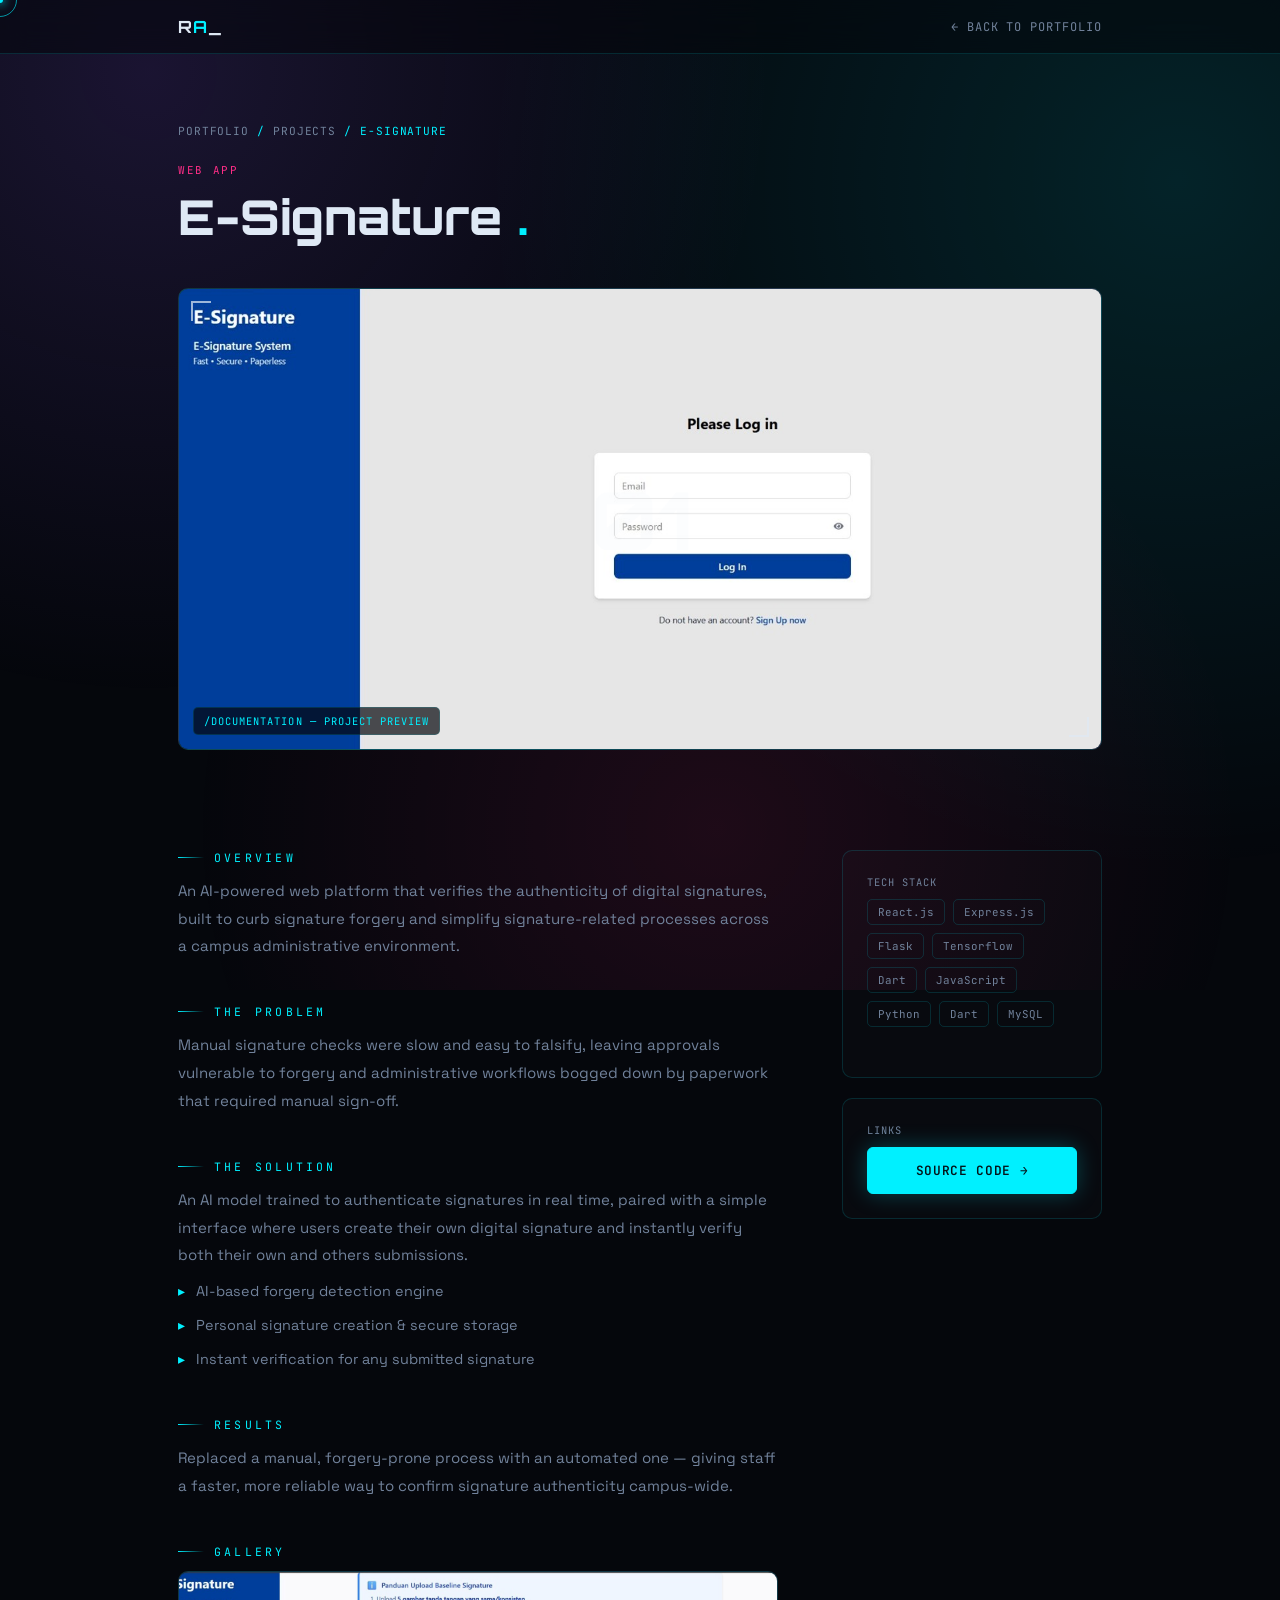
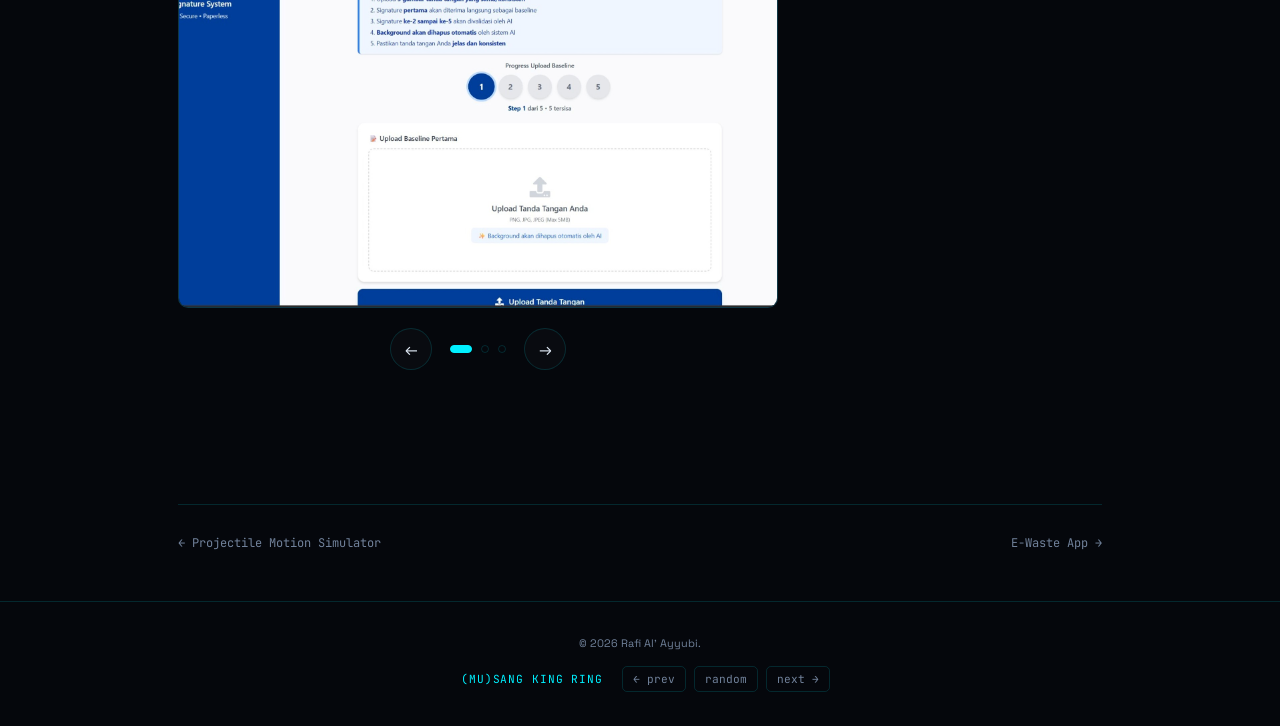
<file: project.html>
<!DOCTYPE html>
<html lang="en">
<head>
<meta charset="UTF-8">
<meta name="viewport" content="width=device-width, initial-scale=1.0">
<title>Project Details — Rafi Al' Ayyubi</title>
<link rel="preconnect" href="https://fonts.googleapis.com">
<link href="https://fonts.googleapis.com/css2?family=Orbitron:wght@500;600;700;800&family=Space+Grotesk:wght@400;500;600;700&family=JetBrains+Mono:wght@400;500;600&display=swap" rel="stylesheet">
<link rel="stylesheet" href="css/style.css">
<link rel="icon" href="assets/favicon.ico" sizes="any">
<link rel="icon" type="image/png" sizes="512x512" href="assets/favicon-512.png">
<link rel="apple-touch-icon" sizes="180x180" href="assets/apple-touch-icon.png">
<link rel="icon" type="image/png" sizes="192x192" href="assets/android-chrome-192x192.png">
<link rel="icon" type="image/png" sizes="512x512" href="assets/android-chrome-512x512.png">
</head>
<body data-page="project">

<div class="decrypt-overlay" id="decryptOverlay">
  <div class="do-inner">
    [ <span id="doText">DECRYPTING_FILE</span> ]
    <div class="do-bar"><div class="do-bar-fill" id="doFill"></div></div>
  </div>
</div>

<div id="cursor-dot"></div>
<div id="cursor-ring"></div>

<header>
  <nav>
    <div class="logo">R<span>A</span>_</div>
    <a href="index.html" class="back-link"><span class="arrow">←</span> Back to Portfolio</a>
  </nav>
</header>

<main>
  <section class="doc-hero">
    <div class="wrap">
      <div class="breadcrumb anim-in" style="--d:.05s">Portfolio <span>/</span> Projects <span>/</span> <span id="crumbTitle">Case Study</span></div>
      <div class="doc-tag anim-in" style="--d:.12s" id="docTag">Web App</div>
      <h1 class="doc-title anim-in" style="--d:.2s" id="docTitle">Project Title <span class="accent">.</span></h1>
      <p class="doc-summary anim-in" style="--d:.3s" id="docSummary">Short project summary goes here.</p>

      <div class="doc-photo anim-in" style="--d:.4s">
        <img class="doc-cover-img" id="docCoverImg" alt="" onerror="this.remove();">
        <div class="glyph" id="docGlyph">01</div>
        <span class="corner tl"></span><span class="corner br"></span>
        <div class="doc-photo-tag">/documentation — project preview</div>
      </div>
    </div>
  </section>

  <section class="wrap doc-body">
    <div class="doc-main">
      <div class="doc-section anim-in" style="--d:.1s">
        <div class="eyebrow">Overview</div>
        <p id="docOverview"></p>
      </div>
      <div class="doc-section anim-in" style="--d:.16s">
        <div class="eyebrow">The Problem</div>
        <p id="docProblem"></p>
      </div>
      <div class="doc-section anim-in" style="--d:.22s">
        <div class="eyebrow">The Solution</div>
        <p id="docSolution"></p>
        <ul id="docSolutionList"></ul>
      </div>
      <div class="doc-section anim-in" style="--d:.28s">
        <div class="eyebrow">Results</div>
        <p id="docResults"></p>
      </div>
      <div class="doc-section anim-in" style="--d:.34s" id="gallerySection">
        <div class="eyebrow">Gallery</div>
        <div class="doc-gallery" id="docGallery">
          <div class="gallery-viewport">
            <div class="glitch-stage" id="galleryStage"></div>
          </div>
          <div class="gallery-controls">
            <button class="c-arrow" id="galPrev" aria-label="Previous image">←</button>
            <div class="carousel-dots" id="galDots"></div>
            <button class="c-arrow" id="galNext" aria-label="Next image">→</button>
          </div>
        </div>
      </div>
    </div>

    <aside class="doc-side anim-in" style="--d:.2s">
      <div class="side-card">
        <div class="k">Tech Stack</div>
        <div class="stack-row" id="docStack"></div>
      </div>
      <div class="side-card">
        <div class="k">Links</div>
        <a href="#" id="sourceLink" class="btn btn-primary">Source Code →</a>
      </div>
    </aside>
  </section>

  <section class="wrap">
    <div class="doc-nav-footer">
      <a href="index.html#projects" id="prevProject">← Previous Project</a>
      <a href="index.html#projects" id="nextProject">Next Project →</a>
    </div>
  </section>
</main>

<footer>
  <p>© 2026 Rafi Al' Ayyubi.</p>
  <nav class="webring wrap" aria-label="(MU)sang King Ring">
    <a class="webring-name" href="https://musangking.fzhnf.my.id/ring">(MU)sang King Ring</a>
    <a href="https://musangking.fzhnf.my.id/ring/ryush1x.my.id/previous" rel="prev">← prev</a>
    <a href="https://musangking.fzhnf.my.id/ring/random">random</a>
    <a href="https://musangking.fzhnf.my.id/ring/ryush1x.my.id/next" rel="next">next →</a>
  </nav>
</footer>

<script src="js/cursor.js"></script>
<script src="js/gallery.js"></script>
<script src="js/project.js"></script>
</body>
</html>
</file>
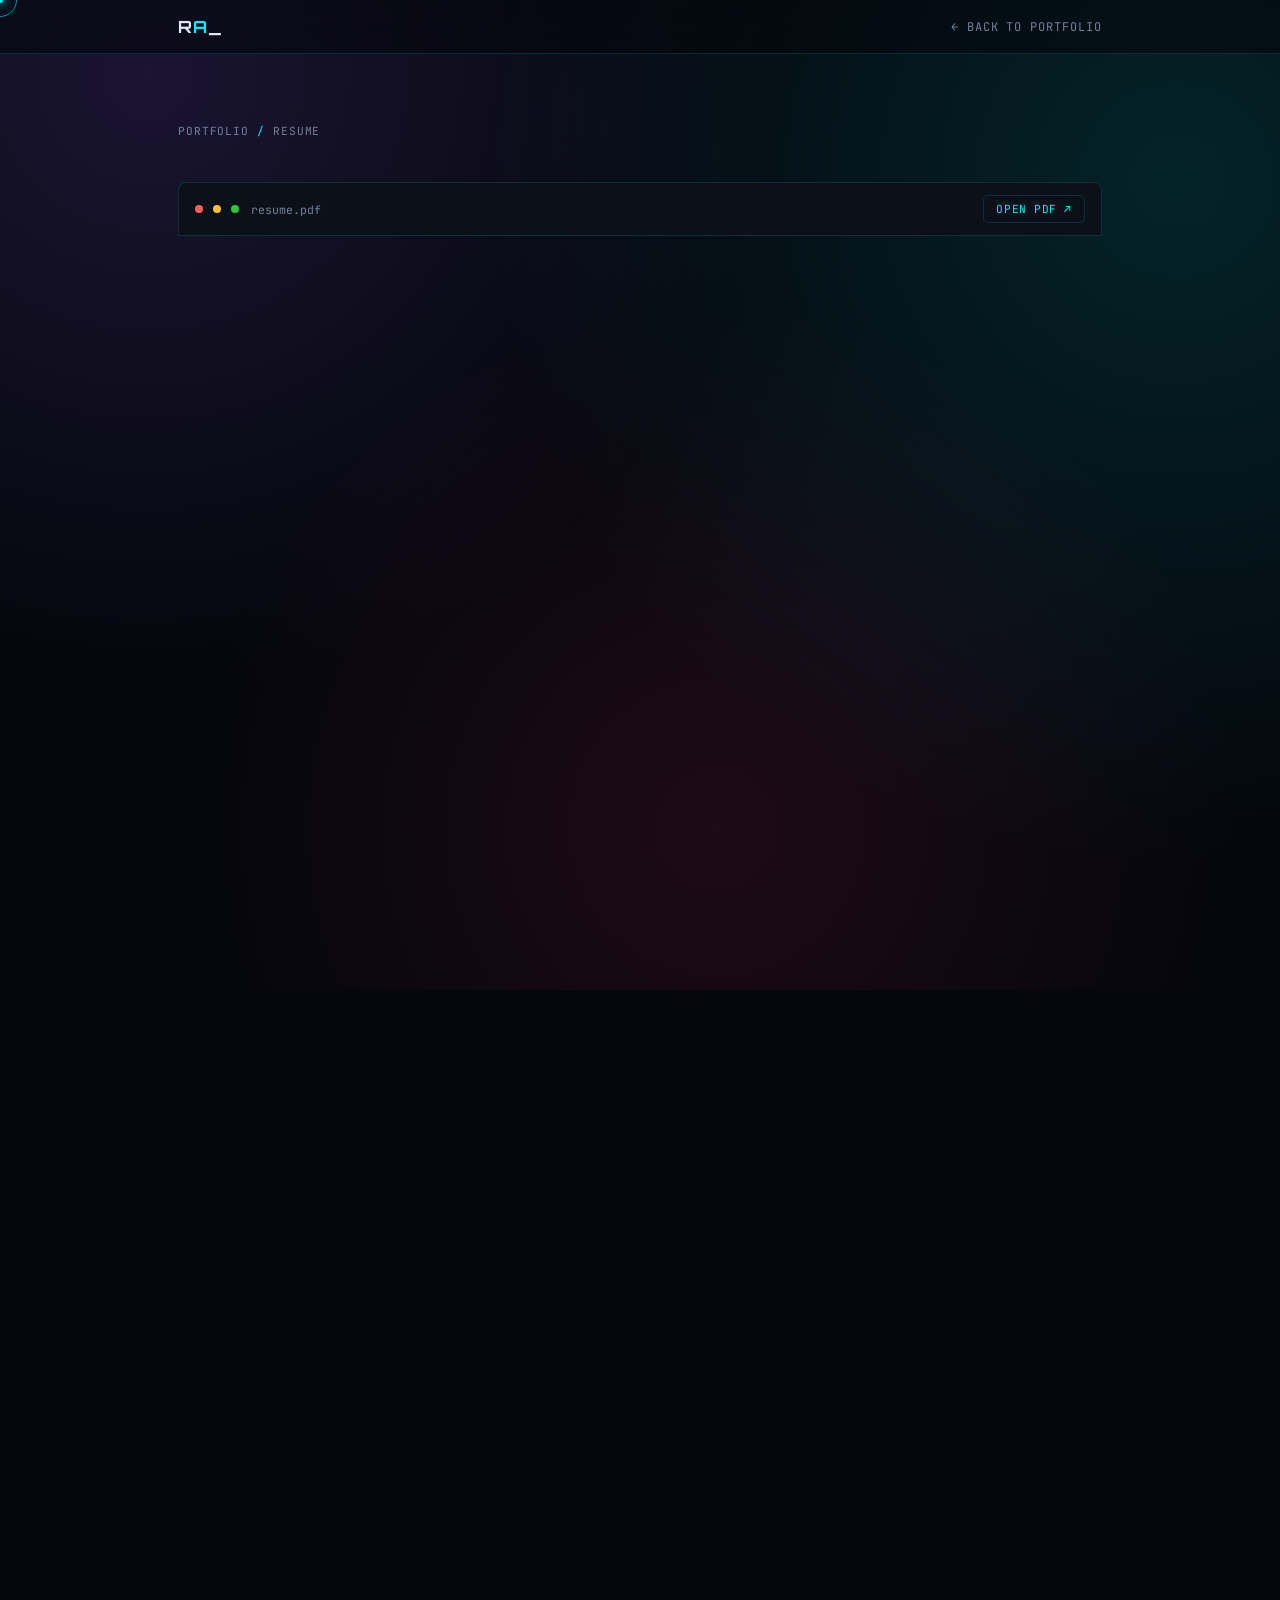
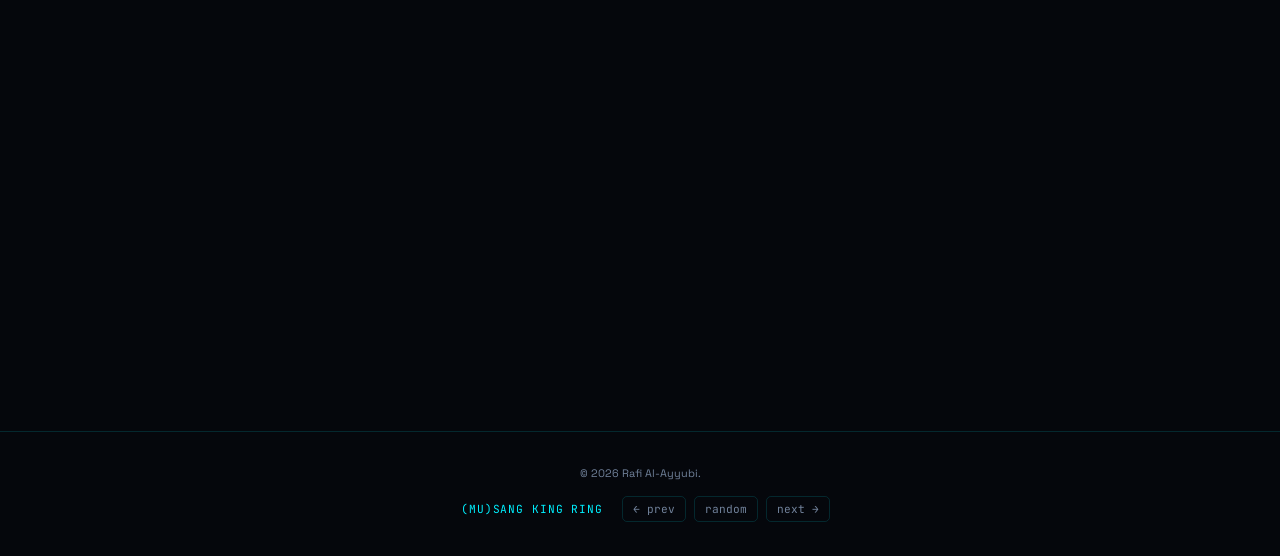
<file: resume.html>
<!DOCTYPE html>
<html lang="en">
<head>
<meta charset="UTF-8">
<meta name="viewport" content="width=device-width, initial-scale=1.0">
<title>Resume — Rafi Al-Ayyubi</title>
<link rel="preconnect" href="https://fonts.googleapis.com">
<link href="https://fonts.googleapis.com/css2?family=Orbitron:wght@500;600;700;800&family=Space+Grotesk:wght@400;500;600;700&family=JetBrains+Mono:wght@400;500;600&display=swap" rel="stylesheet">
<link rel="stylesheet" href="css/style.css">
<link rel="icon" href="/favicon.ico" sizes="any">
<link rel="icon" type="image/png" sizes="512x512" href="/favicon-512.png">
<link rel="apple-touch-icon" sizes="180x180" href="assets/apple-touch-icon.png">
<link rel="icon" type="image/png" sizes="192x192" href="assets/android-chrome-192x192.png">
<link rel="icon" type="image/png" sizes="512x512" href="assets/android-chrome-512x512.png">
</head>
<body data-page="resume">

<div class="scan-overlay" id="scanOverlay">
  <div class="so-inner">
    [ <span id="soText">LOADING_RESUME.PDF</span> ]
    <div class="so-bar"><div class="so-bar-fill" id="soFill"></div></div>
  </div>
</div>

<div id="cursor-dot"></div>
<div id="cursor-ring"></div>

<header>
  <nav>
    <div class="logo">R<span>A</span>_</div>
    <a href="index.html" class="back-link"><span class="arrow">←</span> Back to Portfolio</a>
  </nav>
</header>

<main>
  <section class="resume-hero">
    <div class="wrap">
      <div class="breadcrumb anim-in" style="--d:.05s">Portfolio <span>/</span> Resume</div>
    </div>
  </section>

  <section class="wrap resume-viewer-wrap">

    <div class="viewer-bar anim-in" style="--d:.12s">
      <span class="term-dot r"></span><span class="term-dot y"></span><span class="term-dot g"></span>
      <span class="viewer-filename">resume.pdf</span>
      <a href="assets/resume/resume.pdf" target="_blank" rel="noopener" class="viewer-pdf-btn">Open PDF ↗</a>
    </div>

    <div class="resume-sheet-wrap anim-in" style="--d:.2s">
      <div class="scan-line" id="sheetScanLine"></div>

      <div class="resume-sheet" id="resumeSheet">

        <div class="sheet-header">
          <div>
            <h1 class="sheet-name">RAFI AL-AYYUBI</h1>
            <div class="sheet-contact">
              City of Balikpapan, Indonesia &nbsp;|&nbsp;
              <a href="mailto:rafialayyubi08@gmail.com">rafialayyubi08@gmail.com</a> &nbsp;|&nbsp;
              <a href="https://www.linkedin.com/in/rafialayyubi/" target="_blank" rel="noopener">LinkedIn</a>
            </div>
          </div>

          <div class="sheet-photo">
            <img src="assets/images/resume.jpg" alt="Rafi Al-Ayyubi" onerror="this.parentElement.style.display='none';">
          </div>
        </div>

        <hr class="sheet-rule">

        <div class="sheet-section">
          <h2 class="sheet-heading">About Me</h2>
          <p>
            Ambitious undergraduate software-engineering student with practical experience in software and
            cloud computing. Strong problem-solver and adaptable team collaborator with technical skills in
            HTML/CSS, JavaScript, Node.js, Python, MySQL, Docker, and Git; experienced in troubleshooting
            campus systems, and delivering cloud-based projects. Seeking an entry-level software or cloud
            engineering role to apply technical skills and continue professional growth.
          </p>
        </div>

        <hr class="sheet-rule">

        <div class="sheet-section">
          <h2 class="sheet-heading">Areas of Expertise</h2>
          <ul class="sheet-cols">
            <li>HTML, CSS</li>
            <li>ExpressJS</li>
            <li>MySQL</li>
            <li>Javascript</li>
            <li>Node.js</li>
            <li>Git &amp; Version Control</li>
            <li>Python</li>
            <li>Docker</li>
          </ul>
        </div>

        <hr class="sheet-rule">

        <div class="sheet-section">
          <h2 class="sheet-heading">Accomplishments</h2>
          <ul class="sheet-list">
            <li><strong>Bangkit Certification</strong>, after completing Google Cloud bootcamp as Cloud Computing Cohort</li>
            <li><strong>Copyright Document</strong>, after completing "AI Based E-Signature" project with lecturer</li>
            <li><strong>Scientific Article</strong>, after completing "AI Based Traditional Food Identifier" project with lecturer</li>
          </ul>
        </div>

        <hr class="sheet-rule">

        <div class="sheet-section">
          <h2 class="sheet-heading">Professional Experience</h2>

          <div class="sheet-entry">
            <div class="sheet-entry-head">
              <span class="sheet-entry-title">IT Support, Balikpapan University</span>
              <span class="sheet-entry-date">Aug 2025 to Present</span>
            </div>
            <div class="sheet-entry-loc">City of Balikpapan</div>
            <ul class="sheet-list">
              <li>Provide frontline technical support for faculty, staff, and students—troubleshooting hardware, operating systems, networks, and software to restore services quickly and minimize disruption.</li>
              <li>Monitor and maintain campus network performance and end-user systems; identify and remediate issues using monitoring tools to improve reliability.</li>
              <li>Manage AV and IT operations for faculty and university events, ensuring smooth setup and live-system support for large and hybrid gatherings.</li>
            </ul>
          </div>

          <div class="sheet-entry">
            <div class="sheet-entry-head">
              <span class="sheet-entry-title">Cloud Computing Cohort, Dicoding Indonesia</span>
              <span class="sheet-entry-date">Aug 2024 to Jan 2025</span>
            </div>
            <div class="sheet-entry-loc">City of Balikpapan</div>
            <ul class="sheet-list">
              <li>Completed an intensive independent-study cohort focused on Google Cloud Platform services, covering compute, storage, networking, IAM, and container orchestration.</li>
              <li>Collaborated on a capstone project: designed and deployed a scalable cloud architecture, implemented CI/CD pipelines, and integrated monitoring and alerting.</li>
              <li>Applied cloud security and cost-optimization best practices while developing project components and troubleshooting deployment issues.</li>
              <li>Improved technical communication through English classes and presented project outcomes to peers and mentors in a competitive cohort environment.</li>
            </ul>
          </div>
        </div>

        <hr class="sheet-rule">

        <div class="sheet-section">
          <h2 class="sheet-heading">Education</h2>

          <div class="sheet-entry">
            <div class="sheet-entry-head">
              <span class="sheet-entry-title">Institute Technology of Kalimantan, City of Balikpapan</span>
              <span class="sheet-entry-date">Aug 2022 to Present</span>
            </div>
            <div class="sheet-entry-loc">Undergraduate</div>
            <ul class="sheet-list">
              <li>Focused on software engineering, networking, and cloud systems; completed core coursework in algorithms, operating systems, computer networks, and databases.</li>
              <li>Capstone — "A Comparative Analysis of Quality of Service (QoS) in Conventional Network Architectures and Software-Defined Networking (SDN) Using the OpenFlow Protocol": led experimental design, data collection, and performance analysis to compare QoS metrics.</li>
            </ul>
          </div>
        </div>

      </div>
    </div>
  </section>
</main>

<footer>
  <p>© 2026 Rafi Al-Ayyubi.</p>
  <nav class="webring wrap" aria-label="(MU)sang King Ring">
    <a class="webring-name" href="https://musangking.fzhnf.my.id/ring">(MU)sang King Ring</a>
    <a href="https://musangking.fzhnf.my.id/ring/ryush1x.my.id/previous" rel="prev">← prev</a>
    <a href="https://musangking.fzhnf.my.id/ring/random">random</a>
    <a href="https://musangking.fzhnf.my.id/ring/ryush1x.my.id/next" rel="next">next →</a>
  </nav>
</footer>

<script src="js/cursor.js"></script>
<script src="js/resume.js"></script>
</body>
</html>
</file>
<file: css/style.css>
:root{
  --void:#05070c;
  --panel:#0c1119;
  --panel-2:#111826;
  --panel-border: rgba(0,240,255,.14);
  --cyan:#00f0ff;
  --magenta:#ff2d87;
  --violet:#8b5cf6;
  --text:#dfe9f5;
  --muted:#71829b;
  --mono:'JetBrains Mono', monospace;
  --display:'Orbitron', sans-serif;
  --body:'Space Grotesk', sans-serif;
  --radius: 10px;
  --maxw: 1180px;
}

body[data-page="project"], body[data-page="resume"]{ --maxw: 980px; }

*{margin:0;padding:0;box-sizing:border-box;}
html{scroll-behavior:smooth;}

body{
  background:var(--void);
  color:var(--text);
  font-family:var(--body);
  overflow-x:hidden;
  cursor:none;
}
body::before{
  content:'';
  position:fixed; inset:-10%;
  z-index:-1;
  background-image:
    radial-gradient(circle at 18% 15%, rgba(139,92,246,.16), transparent 40%),
    radial-gradient(circle at 85% 25%, rgba(0,240,255,.12), transparent 45%),
    radial-gradient(circle at 55% 85%, rgba(255,45,135,.10), transparent 42%);
  animation: ambientDrift 26s ease-in-out infinite alternate;
  pointer-events:none;
}
@keyframes ambientDrift{
  0%{ transform:translate(0,0) scale(1); }
  100%{ transform:translate(-3%,3%) scale(1.08); }
}

@media (hover:none), (pointer:coarse){ body{cursor:auto;} }

::selection{background:var(--magenta); color:#05070c;}

a{color:inherit; text-decoration:none;}
ul{list-style:none;}
img{max-width:100%; display:block;}
button{font-family:inherit; cursor:none;}
@media (hover:none), (pointer:coarse){ button{cursor:pointer;} }

.wrap{max-width:var(--maxw); margin:0 auto; padding:0 28px;}

.eyebrow{
  font-family:var(--mono);
  font-size:.72rem;
  letter-spacing:.28em;
  text-transform:uppercase;
  color:var(--cyan);
  display:flex; align-items:center; gap:10px;
  margin-bottom:14px;
}
.eyebrow::before{
  content:'';
  width:26px; height:1px;
  background:linear-gradient(90deg, var(--cyan), transparent);
  animation: lineGlow 4.2s ease-in-out infinite;
}
@keyframes lineGlow{ 0%,100%{opacity:.5;} 50%{opacity:1;} }

.section-title{
  font-family:var(--display);
  font-weight:700;
  font-size:clamp(1.7rem, 3.4vw, 2.5rem);
  letter-spacing:.01em;
  line-height:1.15;
}
.section-title span{color:var(--cyan);}

.section{
  padding:120px 0;
  position:relative;
  border-top:1px solid rgba(255,255,255,.04);
}

.reveal{opacity:0; transform:translateY(28px); transition:opacity .7s ease, transform .7s ease;}
.reveal.in{opacity:1; transform:translateY(0);}


.anim-in{ opacity:0; transform:translateY(24px); }
body.loaded .anim-in{
  animation: fadeUp .8s cubic-bezier(.16,.84,.44,1) forwards;
  animation-delay: var(--d, 0s);
}
@keyframes fadeUp{ to{ opacity:1; transform:none; } }

@media (prefers-reduced-motion: reduce){
  *{animation:none !important; transition:none !important;}
  .reveal, .anim-in{opacity:1 !important; transform:none !important;}
  #preloader, .page-transition, .decrypt-overlay, .scan-overlay, .scan-line{display:none !important;}
  .resume-sheet{clip-path:none !important;}
}


#preloader{
  position:fixed; inset:0; z-index:10001;
  height:100vh;
  height:100dvh;
  background:var(--void);
  display:flex; align-items:center; justify-content:center;
  transition:opacity .6s ease, visibility .6s ease;
}
#preloader.done{ opacity:0; visibility:hidden; pointer-events:none; }
.pre-inner{text-align:center;}
.pre-logo{font-family:var(--display); font-weight:700; font-size:1.7rem; margin-bottom:20px; letter-spacing:.05em;}
.pre-logo span{color:var(--cyan);}
.pre-line{font-family:var(--mono); font-size:.78rem; color:var(--muted); margin-bottom:18px;}
.pre-bar{width:220px; height:2px; background:var(--panel-2); margin:0 auto; overflow:hidden; border-radius:2px;}
.pre-bar-fill{height:100%; width:0%; background:linear-gradient(90deg,var(--violet),var(--cyan)); box-shadow:0 0 10px var(--cyan);}
.pre-pct{font-family:var(--mono); font-size:.68rem; color:var(--cyan); margin-top:10px; letter-spacing:.1em;}


.page-transition{
  position:fixed; inset:0; z-index:10000;
  height:100vh;
  height:100dvh;
  background:var(--void);
  display:flex; align-items:center; justify-content:center;
  clip-path: circle(0% at 50% 50%);
  transition: clip-path .6s cubic-bezier(.65,0,.35,1);
  pointer-events:none;
}
.page-transition.active{ clip-path: circle(150% at 50% 50%); pointer-events:all; }
.pt-inner{ text-align:center; font-family:var(--mono); color:var(--cyan); letter-spacing:.14em; text-transform:uppercase; font-size:.8rem; }
.pt-bar{ width:220px; height:2px; background:var(--panel-2); margin:14px auto 0; overflow:hidden; border-radius:2px; }
.pt-bar-fill{ height:100%; width:0%; background:linear-gradient(90deg,var(--cyan),var(--magenta)); box-shadow:0 0 10px var(--cyan); transition:width .2s linear; }


.decrypt-overlay{
  position:fixed; inset:0; z-index:10000;
  height:100vh;
  height:100dvh; 
  background:var(--void);
  display:flex; align-items:center; justify-content:center;
  clip-path: circle(150% at 50% 50%);
  transition: clip-path .65s cubic-bezier(.65,0,.35,1);
  
}
.decrypt-overlay.reveal{ clip-path: circle(0% at 50% 50%); }
.do-inner{ text-align:center; font-family:var(--mono); color:var(--cyan); letter-spacing:.14em; text-transform:uppercase; font-size:.8rem; }
.do-bar{ width:220px; height:2px; background:var(--panel-2); margin:14px auto 0; overflow:hidden; border-radius:2px; }
.do-bar-fill{ height:100%; width:0%; background:linear-gradient(90deg,var(--cyan),var(--magenta)); box-shadow:0 0 10px var(--cyan); transition:width .18s linear; }


.scan-overlay{
  position:fixed; inset:0; z-index:10000; background:var(--void);
  display:flex; align-items:center; justify-content:center;
  clip-path: inset(0 0 0 0);
  transition: clip-path .9s cubic-bezier(.65,0,.35,1);
  height:100vh;
  height:100dvh;
}
.scan-overlay.reveal{ clip-path: inset(100% 0 0 0); }
.so-inner{
  position:relative; z-index:2; text-align:center; font-family:var(--mono);
  color:var(--cyan); letter-spacing:.14em; text-transform:uppercase; font-size:.8rem;
}
.so-bar{ width:220px; height:2px; background:var(--panel-2); margin:14px auto 0; overflow:hidden; border-radius:2px; }
.so-bar-fill{ height:100%; width:0%; background:linear-gradient(90deg,var(--cyan),var(--magenta)); box-shadow:0 0 10px var(--cyan); transition:width .18s linear; }


#cursor-dot, #cursor-ring{
  position:fixed; top:0; left:0;
  pointer-events:none;
  border-radius:50%;
  z-index:9999;
  transform:translate(-50%,-50%);
}
#cursor-dot{
  width:6px; height:6px;
  background:var(--cyan);
  box-shadow:0 0 8px var(--cyan), 0 0 16px var(--cyan);
}
#cursor-ring{
  width:34px; height:34px;
  border:1px solid var(--cyan);
  opacity:.6;
  transition:width .2s, height .2s, border-color .2s, opacity .2s;
}
#cursor-ring.active{
  width:52px; height:52px;
  border-color:var(--magenta);
  background:rgba(255,45,135,.06);
}
@media (hover:none), (pointer:coarse){
  #cursor-dot, #cursor-ring{display:none;}
}


#scroll-progress{
  position:fixed; top:0; left:0; height:2px; width:0%;
  background:linear-gradient(90deg, var(--cyan), var(--violet), var(--magenta));
  box-shadow:0 0 10px var(--cyan);
  z-index:9998;
}


header{
  position:fixed; top:0; left:0; right:0; z-index:500;
  backdrop-filter: blur(14px);
  background:rgba(5,7,12,.55);
  border-bottom:1px solid var(--panel-border);
}
body[data-page="project"] header, body[data-page="resume"] header{ position:sticky; }

header nav{
  max-width:var(--maxw); margin:0 auto; padding:16px 28px;
  display:flex; align-items:center; justify-content:space-between;
}
.logo{
  font-family:var(--display); font-weight:700; font-size:1.05rem;
  letter-spacing:.05em;
}
.logo span{color:var(--cyan);}
.nav-links{display:flex; gap:34px; align-items:center;}
.nav-links a{
  font-family:var(--mono); font-size:.78rem; letter-spacing:.08em;
  text-transform:uppercase; color:var(--muted);
  position:relative; padding-bottom:4px;
  transition:color .25s;
}
.nav-links a::after{
  content:''; position:absolute; left:0; bottom:0; height:1px; width:0;
  background:var(--cyan); box-shadow:0 0 8px var(--cyan);
  transition:width .25s;
}
.nav-links a:hover, .nav-links a.active{color:var(--text);}
.nav-links a:hover::after, .nav-links a.active::after{width:100%;}

.status-pill{
  display:flex; align-items:center; gap:8px;
  font-family:var(--mono); font-size:.68rem; letter-spacing:.1em;
  color:var(--muted); text-transform:uppercase;
  border:1px solid var(--panel-border); padding:6px 12px; border-radius:20px;
}
.status-dot{
  width:7px; height:7px; border-radius:50%; background:#3cff9a;
  box-shadow:0 0 8px #3cff9a;
  animation:blink 1.6s infinite;
}
@keyframes blink{ 0%,100%{opacity:1;} 50%{opacity:.25;} }

.menu-toggle{display:none; flex-direction:column; gap:5px; background:none; border:none;}
.menu-toggle span{width:22px; height:2px; background:var(--cyan);}

.back-link{
  font-family:var(--mono); font-size:.75rem; letter-spacing:.08em; text-transform:uppercase;
  color:var(--muted); display:flex; align-items:center; gap:8px; transition:color .25s;
}
.back-link:hover{color:var(--cyan);}
.back-link .arrow{animation:arrowNudgeBack 1.8s ease-in-out infinite; display:inline-block;}
@keyframes arrowNudgeBack{ 0%,100%{transform:translateX(0);} 50%{transform:translateX(-5px);} }

@media (max-width: 860px){
  .nav-links{
    position:fixed; top:64px; right:0; left:0;
    background:var(--panel); border-bottom:1px solid var(--panel-border);
    flex-direction:column; padding:24px 28px; gap:20px;
    transform:translateY(-140%); transition:transform .35s ease;
  }
  .nav-links.open{transform:translateY(0);}
  .menu-toggle{display:flex;}
  .status-pill{display:none;}
}


.btn{
  font-family:var(--mono); font-size:.8rem; letter-spacing:.05em; text-transform:uppercase;
  padding:14px 26px; border-radius:6px; display:inline-flex; align-items:center; justify-content:center; gap:10px;
  transition:transform .25s, box-shadow .25s, background .25s, color .25s;
}
.btn-primary{
  background:var(--cyan); color:#04141a; font-weight:600; border:1px solid var(--cyan);
  box-shadow:0 0 22px rgba(0,240,255,.25);
}
.btn-primary:hover{transform:translateY(-3px); box-shadow:0 8px 30px rgba(0,240,255,.45);}
.btn-ghost{
  border:1px solid var(--panel-border); color:var(--text); background:rgba(255,255,255,.02);
}
.btn-ghost:hover{border-color:var(--cyan); color:var(--cyan); transform:translateY(-3px);}


.hero{
  min-height:100vh;
  display:flex; align-items:center;
  padding:140px 0 80px;
  position:relative;
}
.hero::before{
  content:'';
  position:absolute; inset:0;
  background-image:
    linear-gradient(rgba(0,240,255,.05) 1px, transparent 1px),
    linear-gradient(90deg, rgba(0,240,255,.05) 1px, transparent 1px);
  background-size:42px 42px;
  mask-image: radial-gradient(ellipse 60% 60% at 50% 40%, black 10%, transparent 75%);
  pointer-events:none;
  animation: gridDrift 34s linear infinite;
}
@keyframes gridDrift{ to{ background-position:42px 42px; } }
.hero-inner{position:relative; z-index:2; max-width:820px;}

.term-bar{
  display:inline-flex; align-items:center; gap:7px;
  font-family:var(--mono); font-size:.7rem; color:var(--muted);
  border:1px solid var(--panel-border); border-radius:6px 6px 0 0;
  background:var(--panel); padding:8px 14px; margin-bottom:0;
}
.term-dot{width:8px; height:8px; border-radius:50%;}
.term-dot.r{background:#ff5f56;} .term-dot.y{background:#ffbd2e;} .term-dot.g{background:#27c93f;}

.term-line{
  font-family:var(--mono); font-size:.85rem; color:var(--cyan);
  background:var(--panel); border:1px solid var(--panel-border); border-top:none;
  padding:10px 14px 22px; border-radius:0 0 6px 6px; margin-bottom:26px;
}
.term-line .prompt{color:var(--muted);}
#term-type::after{
  content:'▍'; margin-left:2px; color:var(--cyan); animation:caret 1s step-end infinite;
}
@keyframes caret{ 50%{opacity:0;} }

.hero h1{
  font-family:var(--display); font-weight:800;
  font-size:clamp(2.6rem, 7vw, 4.6rem);
  line-height:1.04; letter-spacing:.01em;
  position:relative; display:inline-block;
}
.hero h1 .glitch{
  position:relative;
  background:linear-gradient(120deg, var(--cyan), var(--violet) 55%, var(--magenta));
  -webkit-background-clip:text; background-clip:text; color:transparent;
}
.hero h1 .glitch::before, .hero h1 .glitch::after{
  content:attr(data-text);
  position:absolute; left:0; top:0; width:100%; height:100%;
  background:linear-gradient(120deg, var(--cyan), var(--violet) 55%, var(--magenta));
  -webkit-background-clip:text; background-clip:text; color:transparent;
  opacity:.7;
}
.hero h1 .glitch::before{ animation:glitch-1 4.5s infinite linear; clip-path: inset(0 0 55% 0); }
.hero h1 .glitch::after{ animation:glitch-2 4.5s infinite linear; clip-path: inset(55% 0 0 0); }
@keyframes glitch-1{
  0%,90%,100%{transform:translate(0,0);} 91%{transform:translate(-3px,-1px);} 93%{transform:translate(3px,1px);} 95%{transform:translate(-2px,1px);} 97%{transform:translate(2px,-1px);}
}
@keyframes glitch-2{
  0%,90%,100%{transform:translate(0,0);} 91%{transform:translate(3px,1px);} 93%{transform:translate(-3px,-1px);} 95%{transform:translate(2px,-1px);} 97%{transform:translate(-2px,1px);}
}

.role-line{
  font-family:var(--mono); font-size:clamp(1rem,2.2vw,1.25rem);
  color:var(--muted); margin:20px 0 26px;
}
.role-line span{color:var(--text);}
#role-type::after{
  content:'|'; color:var(--magenta); margin-left:2px; animation:caret 1s step-end infinite;
}

.hero p.lede{
  color:var(--muted); font-size:1.02rem; line-height:1.75; max-width:560px; margin-bottom:36px;
}

.btn-row{display:flex; gap:16px; flex-wrap:wrap;}

.scroll-cue{
  position:absolute; bottom:26px; left:50%; transform:translateX(-50%);
  font-family:var(--mono); font-size:.65rem; letter-spacing:.2em; color:var(--muted);
  text-align:center;
}
.scroll-cue .line{width:1px; height:34px; background:linear-gradient(var(--cyan), transparent); margin:8px auto 0; animation:cue 2s infinite;}
@keyframes cue{0%{opacity:0;} 30%{opacity:1;} 100%{opacity:0; transform:scaleY(1.1);}}


.about-grid{
  display:grid; grid-template-columns: 300px 1fr; gap:64px; align-items:start;
}
@media (max-width: 760px){ .about-grid{grid-template-columns:1fr; gap:40px;} }

.photo-frame{
  position:relative; width:100%; aspect-ratio:1/1.05;
  border:1px solid var(--panel-border); border-radius:var(--radius);
  background:linear-gradient(160deg, var(--panel), var(--panel-2));
  display:flex; align-items:center; justify-content:center;
  overflow:hidden;
}
.photo-frame img{width:100%; height:100%; object-fit:cover;}
.photo-frame .avatar-placeholder{
  width:100%; height:100%;
  display:flex; align-items:center; justify-content:center;
  color:var(--cyan); opacity:.5;
}
.photo-frame .avatar-placeholder svg{width:44%; height:44%;}
.corner{
  position:absolute; width:18px; height:18px; border-color:var(--cyan); opacity:.8;
  animation: cornerPulse 3.6s ease-in-out infinite;
}
.corner.tl{top:10px; left:10px; border-top:2px solid; border-left:2px solid;}
.corner.tr{top:10px; right:10px; border-top:2px solid; border-right:2px solid; animation-delay:.4s;}
.corner.bl{bottom:10px; left:10px; border-bottom:2px solid; border-left:2px solid; animation-delay:.8s;}
.corner.br{bottom:10px; right:10px; border-bottom:2px solid; border-right:2px solid; animation-delay:1.2s;}
@keyframes cornerPulse{ 0%,100%{opacity:.45;} 50%{opacity:1;} }
.photo-tag{
  position:absolute; bottom:14px; left:14px; right:14px;
  font-family:var(--mono); font-size:.65rem; color:var(--cyan);
  letter-spacing:.1em; text-transform:uppercase;
  background:rgba(5,7,12,.7); border:1px solid var(--panel-border);
  padding:6px 10px; border-radius:5px;
}

.about-copy h3{
  font-family:var(--display); font-size:1.05rem; color:var(--text); margin-bottom:6px;
}
.about-copy .name-big{
  font-family:var(--display); font-weight:700; font-size:clamp(1.6rem,3vw,2.1rem);
  margin-bottom:18px;
}
.about-copy .name-big .accent{color:var(--cyan);}
.about-copy p{color:var(--muted); line-height:1.85; margin-bottom:16px; font-size:.98rem;}
.about-copy p strong{color:var(--text); font-weight:600;}

.meta-grid{
  display:grid; grid-template-columns:repeat(2,1fr); gap:14px; margin-top:28px;
}
.meta-item{
  border:1px solid var(--panel-border); border-radius:8px; padding:14px 16px;
  background:rgba(255,255,255,.015);
}
.meta-item .k{font-family:var(--mono); font-size:.65rem; color:var(--muted); text-transform:uppercase; letter-spacing:.1em; margin-bottom:6px;}
.meta-item .v{font-size:.92rem; color:var(--text); font-weight:500;}

/* stats strip */
.stats-strip{
  margin-top:56px; display:grid; grid-template-columns:repeat(2,1fr); gap:1px;
  border:1px solid var(--panel-border); border-radius:var(--radius); overflow:hidden;
}
.stat{
  background:var(--panel); padding:26px 18px; text-align:center;
}
.stat .num{
  font-family:var(--display); font-weight:700; font-size:clamp(1.6rem,3vw,2.2rem); color:var(--cyan);
}
.stat .lbl{font-family:var(--mono); font-size:.65rem; letter-spacing:.08em; text-transform:uppercase; color:var(--muted); margin-top:6px;}
@media (max-width:640px){ .stats-strip{grid-template-columns:repeat(2,1fr);} }


.skills-grid{display:grid; grid-template-columns:1fr 1fr; gap:34px 56px; margin-top:50px;}
@media (max-width:700px){ .skills-grid{grid-template-columns:1fr;} }

.skill-row .top{display:flex; justify-content:space-between; align-items:baseline; margin-bottom:10px;}
.skill-row .name{font-family:var(--body); font-weight:600; font-size:.95rem;}
.skill-row .pct{font-family:var(--mono); font-size:.8rem; color:var(--cyan);}
.bar-track{
  position:relative; width:100%; height:8px; border-radius:5px;
  background:var(--panel-2); border:1px solid var(--panel-border); overflow:hidden;
}
.bar-fill{
  position:absolute; left:0; top:0; height:100%; width:0%;
  border-radius:5px;
  background:linear-gradient(90deg, var(--violet), var(--cyan));
  box-shadow:0 0 12px rgba(0,240,255,.5);
  transition:width 1.4s cubic-bezier(.17,.84,.44,1);
}
.bar-fill::after{
  content:'';
  position:absolute; top:0; bottom:0; width:40%;
  background:linear-gradient(90deg, transparent, rgba(255,255,255,.55), transparent);
  animation:sheen 2.6s linear infinite;
}
@keyframes sheen{ 0%{ left:-40%; } 100%{ left:110%; } }

.tool-cloud{margin-top:60px;}
.tool-cloud .eyebrow{margin-bottom:20px;}
.tool-list{display:flex; flex-wrap:wrap; gap:12px;}
.tool-chip{
  font-family:var(--mono); font-size:.78rem; padding:9px 16px; border-radius:20px;
  border:1px solid var(--panel-border); color:var(--muted);
  transition:border-color .25s, color .25s, transform .25s;
  animation: chipBreathe 5s ease-in-out infinite;
}
.tool-chip:nth-child(2n){animation-delay:.6s;}
.tool-chip:nth-child(3n){animation-delay:1.2s;}
.tool-chip:nth-child(4n){animation-delay:1.8s;}
@keyframes chipBreathe{ 0%,100%{border-color:var(--panel-border);} 50%{border-color:rgba(0,240,255,.4);} }
.tool-chip:hover{border-color:var(--magenta); color:var(--text); transform:translateY(-2px);}


.carousel{position:relative; margin-top:50px;}
.carousel-viewport{overflow:hidden; border-radius:var(--radius);}
.carousel-track{display:flex; transition:transform .6s cubic-bezier(.65,0,.35,1);}
.slide{
  min-width:100%;
  display:grid; grid-template-columns:1.05fr 1fr; gap:0;
  border:1px solid var(--panel-border); border-radius:var(--radius); overflow:hidden;
  background:var(--panel);
  cursor:pointer;
  transition:border-color .3s;
}
.slide:hover{border-color:rgba(0,240,255,.35);}
@media (max-width:760px){ .slide{grid-template-columns:1fr;} }

.slide-visual{
  position:relative; min-height:280px; overflow:hidden;
  background:
    radial-gradient(circle at 30% 20%, rgba(0,240,255,.25), transparent 55%),
    radial-gradient(circle at 80% 80%, rgba(255,45,135,.22), transparent 55%),
    var(--panel-2);
  display:flex; align-items:center; justify-content:center;
}
.slide-visual::before{
  content:'';
  position:absolute; inset:0;
  background-image:linear-gradient(rgba(255,255,255,.04) 1px, transparent 1px), linear-gradient(90deg, rgba(255,255,255,.04) 1px, transparent 1px);
  background-size:28px 28px;
}

.slide-thumb{
  position:absolute; inset:0; width:100%; height:100%; object-fit:cover; z-index:0;
}
.slide-visual .glyph{
  font-family:var(--display); font-size:4.5rem; font-weight:800; color:rgba(223,233,245,.08);
  position:relative; z-index:1;
  animation: glyphFloat 6s ease-in-out infinite;
}
@keyframes glyphFloat{ 0%,100%{transform:translateY(0);} 50%{transform:translateY(-10px);} }
.slide-body{padding:42px 40px; display:flex; flex-direction:column; justify-content:center;}
.slide-body .tag{font-family:var(--mono); font-size:.68rem; color:var(--magenta); letter-spacing:.15em; text-transform:uppercase; margin-bottom:12px;}
.slide-body h3{font-family:var(--display); font-size:1.5rem; margin-bottom:14px;}
.slide-body p{color:var(--muted); line-height:1.75; margin-bottom:22px; font-size:.94rem;}
.stack-row{display:flex; flex-wrap:wrap; gap:8px; margin-bottom:26px;}
.stack-row span{
  font-family:var(--mono); font-size:.68rem; padding:5px 10px; border-radius:5px;
  border:1px solid var(--panel-border); color:var(--muted);
  animation: chipBreathe 5s ease-in-out infinite;
}
.stack-row span:nth-child(2n){animation-delay:.6s;}
.stack-row span:nth-child(3n){animation-delay:1.2s;}
.slide-links{display:flex; gap:22px;}
.slide-links a{
  font-family:var(--mono); font-size:.78rem; color:var(--cyan);
  border-bottom:1px solid transparent; padding-bottom:2px;
  transition:border-color .25s;
}
.slide-links a:hover{border-color:var(--cyan);}
.case-hint{
  margin-top:18px; display:inline-flex; align-items:center; gap:7px;
  font-family:var(--mono); font-size:.7rem; color:var(--muted); letter-spacing:.05em;
}
.case-hint .arrow{display:inline-block; color:var(--cyan); animation:arrowNudge 1.8s ease-in-out infinite;}
@keyframes arrowNudge{ 0%,100%{transform:translateX(0);} 50%{transform:translateX(5px);} }

.carousel-controls{
  display:flex; align-items:center; justify-content:space-between; margin-top:24px;
}
.carousel-dots{display:flex; gap:9px;}
.c-dot{
  width:8px; height:8px; border-radius:50%; border:1px solid var(--panel-border);
  background:transparent; transition:background .25s, border-color .25s, width .25s;
}
.c-dot.active{background:var(--cyan); border-color:var(--cyan); width:22px; border-radius:5px;}
.carousel-arrows{display:flex; gap:10px;}
.c-arrow{
  width:42px; height:42px; border-radius:50%; border:1px solid var(--panel-border);
  background:rgba(255,255,255,.02); color:var(--text);
  display:flex; align-items:center; justify-content:center; font-size:1rem;
  transition:border-color .25s, color .25s, transform .2s;
}
.c-arrow:hover{border-color:var(--cyan); color:var(--cyan); transform:scale(1.06);}


.exp-grid{
  display:grid;
  grid-template-columns:repeat(2, 1fr);
  gap:26px;
  margin-top:50px;
}
@media (max-width:700px){ .exp-grid{grid-template-columns:1fr;} }
.exp-card{
  border:1px solid var(--panel-border); border-radius:var(--radius);
  padding:30px 30px 26px; position:relative; overflow:hidden;
  background:linear-gradient(160deg, rgba(255,255,255,.02), transparent);
  transition:border-color .3s, transform .3s;
}
.exp-card::before{
  content:''; position:absolute; left:0; top:0; bottom:0; width:2px;
  background:linear-gradient(180deg, var(--cyan), var(--violet), var(--magenta), var(--cyan));
  background-size:100% 300%;
  animation: borderFlow 7s linear infinite;
}
.exp-card:nth-child(2)::before{animation-delay:-1.75s;}
.exp-card:nth-child(3)::before{animation-delay:-3.5s;}
.exp-card:nth-child(4)::before{animation-delay:-5.25s;}
@keyframes borderFlow{ 0%{background-position:0 0%;} 100%{background-position:0 100%;} }
.exp-card:hover{border-color:var(--panel-border); transform:translateY(-4px);}
.exp-date{
  font-family:var(--mono); font-size:.68rem; color:var(--cyan); letter-spacing:.1em;
  text-transform:uppercase; margin-bottom:12px; display:block;
}
.exp-role{font-family:var(--display); font-size:1.12rem; margin-bottom:4px;}
.exp-org{font-family:var(--body); font-size:.85rem; color:var(--magenta); margin-bottom:16px; font-weight:600;}
.exp-desc{color:var(--muted); font-size:.9rem; line-height:1.75;}
.exp-desc li{position:relative; padding-left:16px; margin-bottom:6px;}
.exp-desc li::before{content:'▸'; position:absolute; left:0; color:var(--cyan);}


.contact-wrap{
  display:grid; grid-template-columns:1fr 1fr; gap:60px; align-items:start; margin-top:50px;
}
@media (max-width:760px){ .contact-wrap{grid-template-columns:1fr;} }
.contact-copy p{color:var(--muted); line-height:1.8; margin-top:16px; max-width:440px;}
.contact-links{margin-top:30px; display:flex; flex-direction:column; gap:14px;}
.contact-links a{
  display:flex; align-items:center; gap:12px;
  font-family:var(--mono); font-size:.85rem; color:var(--text);
}
.contact-links a .ico{
  width:34px; height:34px; border-radius:50%; border:1px solid var(--panel-border);
  display:flex; align-items:center; justify-content:center; color:var(--cyan);
  animation: icoPulse 4s ease-in-out infinite;
}
.contact-links a:nth-child(2) .ico{animation-delay:.6s;}
.contact-links a:nth-child(3) .ico{animation-delay:1.2s;}
@keyframes icoPulse{ 0%,100%{box-shadow:0 0 0 rgba(0,240,255,0);} 50%{box-shadow:0 0 12px rgba(0,240,255,.4);} }

.field{margin-bottom:20px;}
.field label{
  display:block; font-family:var(--mono); font-size:.68rem; letter-spacing:.1em;
  text-transform:uppercase; color:var(--muted); margin-bottom:8px;
}
.field input, .field textarea{
  width:100%; background:var(--panel); border:1px solid var(--panel-border);
  border-radius:6px; padding:13px 14px; color:var(--text); font-family:var(--body); font-size:.9rem;
  transition:border-color .25s, box-shadow .25s;
}
.field input:focus, .field textarea:focus{
  outline:none; border-color:var(--cyan); box-shadow:0 0 0 3px rgba(0,240,255,.12);
}
.field textarea{resize:vertical; min-height:110px;}
.form-note{font-family:var(--mono); font-size:.7rem; color:var(--muted); margin-top:14px;}


.doc-hero{padding:70px 0 40px;}
.breadcrumb{
  font-family:var(--mono); font-size:.7rem; color:var(--muted); letter-spacing:.08em; text-transform:uppercase;
  margin-bottom:20px; display:flex; gap:8px; align-items:center;
}
.breadcrumb span{color:var(--cyan);}
.doc-tag{
  display:inline-block; font-family:var(--mono); font-size:.68rem; color:var(--magenta);
  letter-spacing:.15em; text-transform:uppercase; margin-bottom:14px;
}
.doc-title{font-family:var(--display); font-weight:800; font-size:clamp(2rem,5vw,3rem); line-height:1.1; margin-bottom:18px;}
.doc-title .accent{color:var(--cyan);}
.doc-summary{color:var(--muted); font-size:1rem; line-height:1.8; max-width:640px;}

.doc-photo{
  position:relative; margin-top:44px; border-radius:var(--radius); overflow:hidden;
  border:1px solid var(--panel-border); aspect-ratio:16/8; min-height:220px;
  background:
    radial-gradient(circle at 25% 25%, rgba(0,240,255,.22), transparent 55%),
    radial-gradient(circle at 80% 75%, rgba(255,45,135,.2), transparent 55%),
    var(--panel-2);
  display:flex; align-items:center; justify-content:center;
}
.doc-photo::before{
  content:''; position:absolute; inset:0;
  background-image:linear-gradient(rgba(255,255,255,.04) 1px, transparent 1px), linear-gradient(90deg, rgba(255,255,255,.04) 1px, transparent 1px);
  background-size:28px 28px;
}
.doc-cover-img{
  position:absolute; inset:0; width:100%; height:100%; object-fit:cover; z-index:0;
  background:var(--panel-2);
}
.doc-photo .glyph{ font-family:var(--display); font-weight:800; font-size:5rem; color:rgba(223,233,245,.1); position:relative; z-index:1; animation:glyphFloat 6s ease-in-out infinite; }
.doc-photo .corner{ position:absolute; width:20px; height:20px; border-color:var(--cyan); opacity:.7; animation:cornerPulse 3.6s ease-in-out infinite; z-index:2; }
.doc-photo .corner.tl{top:12px; left:12px; border-top:2px solid; border-left:2px solid;}
.doc-photo .corner.br{bottom:12px; right:12px; border-bottom:2px solid; border-right:2px solid; animation-delay:.8s;}
.doc-photo-tag{
  position:absolute; bottom:14px; left:14px; font-family:var(--mono); font-size:.65rem; color:var(--cyan);
  letter-spacing:.1em; text-transform:uppercase; background:rgba(5,7,12,.7);
  border:1px solid var(--panel-border); padding:6px 10px; border-radius:5px; z-index:2;
}

.doc-body{padding-top:60px; padding-bottom:90px; display:grid; grid-template-columns:1fr 260px; gap:64px;}
@media (max-width:800px){ .doc-body{grid-template-columns:1fr;} }

.doc-section{margin-bottom:44px;}
.doc-section .eyebrow{margin-bottom:12px;}
.doc-section h3{font-family:var(--display); font-size:1.2rem; margin-bottom:12px;}
.doc-section p{color:var(--muted); line-height:1.85; font-size:.94rem;}
.doc-section ul{margin-top:10px;}
.doc-section ul li{position:relative; padding-left:18px; color:var(--muted); line-height:1.8; margin-bottom:8px; font-size:.9rem;}
.doc-section ul li::before{content:'▸'; position:absolute; left:0; color:var(--cyan);}

.doc-side{position:sticky; top:100px; align-self:start;}
.side-card{
  border:1px solid var(--panel-border); border-radius:var(--radius); padding:24px;
  background:rgba(255,255,255,.015); margin-bottom:20px;
}
.side-card .k{font-family:var(--mono); font-size:.65rem; letter-spacing:.1em; text-transform:uppercase; color:var(--muted); margin-bottom:10px;}
.side-card .btn{width:100%; margin-bottom:12px;}
.side-card .btn:last-child{margin-bottom:0;}

.doc-nav-footer{
  display:flex; justify-content:space-between; align-items:center; padding:30px 0;
  border-top:1px solid var(--panel-border); flex-wrap:wrap; gap:14px;
}
.doc-nav-footer a{
  font-family:var(--mono); font-size:.75rem; color:var(--muted); display:flex; align-items:center; gap:8px;
  transition:color .25s;
}
.doc-nav-footer a:hover{color:var(--cyan);}


.glitch-stage{position:relative; width:100%; height:100%;}
.glitch-img{
  position:absolute; inset:0; width:100%; height:100%; object-fit:cover;
  opacity:0; transition:opacity .45s ease;
}
.glitch-img.active{opacity:1;}


.glitch-stage.glitching .glitch-img.active{
  animation: glitchBurst .35s steps(2, end);
}
.glitch-stage.glitching::after{
  content:''; position:absolute; inset:0; z-index:2; pointer-events:none;
  background:repeating-linear-gradient(0deg, rgba(0,240,255,.1) 0 2px, transparent 2px 4px);
  animation: glitchScan .35s steps(3, end);
}
@keyframes glitchBurst{
  0%{ clip-path: inset(0 0 0 0); transform:translate(0,0); filter:none; }
  20%{ clip-path: inset(12% 0 58% 0); transform:translate(-4px,0); filter:hue-rotate(20deg); }
  40%{ clip-path: inset(68% 0 6% 0); transform:translate(4px,0); }
  60%{ clip-path: inset(30% 0 40% 0); transform:translate(-2px,0); filter:hue-rotate(-15deg); }
  80%{ clip-path: inset(0 0 0 0); transform:translate(2px,0); }
  100%{ clip-path: inset(0 0 0 0); transform:translate(0,0); filter:none; }
}
@keyframes glitchScan{ 0%{opacity:.6;} 50%{opacity:.15;} 100%{opacity:0;} }


.doc-gallery{margin-top:6px;}
.gallery-viewport{
  position:relative; border-radius:var(--radius); overflow:hidden;
  border:1px solid var(--panel-border); aspect-ratio:16/9; background:var(--panel-2);
}
.gallery-controls{
  display:flex; align-items:center; justify-content:center; gap:18px; margin-top:20px;
}

.exp-visual{
  position:relative;
  margin:-30px -30px 20px;
  aspect-ratio:8/6;
  overflow:hidden;
  background:var(--panel-2);
  border-bottom:1px solid var(--panel-border);
}



footer{
  border-top:1px solid var(--panel-border); padding:34px 0; margin-top:20px;
}
.footer-inner{
  display:flex; justify-content:space-between; align-items:center; flex-wrap:wrap; gap:14px;
}
.footer-inner p{font-family:var(--mono); font-size:.72rem; color:var(--muted);}
.footer-inner .to-top{
  font-family:var(--mono); font-size:.72rem; color:var(--cyan); display:flex; align-items:center; gap:8px;
}
body[data-page="project"] footer p, body[data-page="resume"] footer p{ text-align:center; font-size:.68rem; color:var(--muted); }
.webring{display:flex; align-items:center; flex-wrap:wrap; justify-content:center; gap:8px; margin-top:16px; font-family:var(--mono); font-size:.7rem;}
.webring a{display:inline-flex; align-items:center; padding:5px 10px; border-radius:5px; border:1px solid var(--panel-border); color:var(--muted); transition:.25s;}
.webring a:not(.webring-name):hover{color:var(--cyan); border-color:var(--cyan); background:rgba(0,240,255,.06);}
.webring .webring-name{border-color:transparent; letter-spacing:.08em; text-transform:uppercase; color:var(--cyan);}
body[data-page="home"] .webring{justify-content:flex-start;}


.resume-hero{padding:70px 0 24px;}

.resume-viewer-wrap{padding-bottom:90px;}

.viewer-bar{
  display:flex; align-items:center; gap:10px;
  font-family:var(--mono); font-size:.72rem; color:var(--muted);
  border:1px solid var(--panel-border); border-radius:8px 8px 0 0;
  background:var(--panel); padding:12px 16px;
}
.viewer-filename{margin-left:2px;}
.viewer-pdf-btn{
  margin-left:auto;
  font-family:var(--mono); font-size:.7rem; letter-spacing:.05em; text-transform:uppercase;
  color:var(--cyan); border:1px solid var(--panel-border); padding:6px 12px; border-radius:5px;
  transition:border-color .25s, background .25s;
}
.viewer-pdf-btn:hover{border-color:var(--cyan); background:rgba(0,240,255,.08);}


.resume-sheet-wrap{position:relative;}
.resume-sheet{
  --text:#1b2430;
  --muted:#4b5768;
  --panel:#ffffff;
  --panel-2:#eef0f4;
  --panel-border:rgba(20,30,45,.14);
  background:#f5f3ee;
  color:var(--text);
  border-radius:0 0 8px 8px;
  padding:52px 56px 60px;
  box-shadow:0 30px 70px rgba(0,0,0,.5), 0 0 0 1px rgba(0,240,255,.08);
  clip-path: inset(0 0 100% 0);
  transition: clip-path 3.2s cubic-bezier(.4,0,.2,1);
}
.resume-sheet.scanned{ clip-path: inset(0 0 0% 0); }
@media (max-width:640px){ .resume-sheet{padding:36px 22px 44px;} }

.scan-line{
  position:absolute; left:0; right:0; top:0; height:3px;
  background:linear-gradient(90deg, transparent, var(--cyan), transparent);
  box-shadow:0 0 20px var(--cyan), 0 0 40px rgba(0,240,255,.55);
  opacity:0; pointer-events:none; z-index:5;
}
.scan-line.active{
  opacity:1;
  animation: scanSweep 3.2s cubic-bezier(.4,0,.2,1) forwards;
}
@keyframes scanSweep{ from{ top:0; } to{ top:100%; } }

.sheet-header{display:flex; justify-content:space-between; align-items:flex-start; gap:20px; flex-wrap:wrap;}
.sheet-name{font-family:var(--display); font-weight:800; font-size:clamp(1.5rem,3.4vw,2.1rem); letter-spacing:.01em; color:var(--text);}
.sheet-contact{font-family:var(--body); font-size:.88rem; color:var(--muted); margin-top:8px;}
.sheet-contact a{color:var(--cyan); border-bottom:1px solid transparent; transition:border-color .2s;}
.sheet-contact a:hover{border-color:var(--cyan);}

.mini-terminal{
  margin-top:28px;
  border:1px solid var(--panel-border); border-radius:8px; overflow:hidden;
  background:var(--panel);
}
.mt-output{
  height:220px; overflow-y:auto; padding:14px 16px;
  font-family:var(--mono); font-size:.8rem; line-height:1.7;
}
.mt-output::-webkit-scrollbar{width:6px;}
.mt-output::-webkit-scrollbar-thumb{background:var(--panel-border); border-radius:3px;}
.mt-line{color:var(--muted); white-space:pre-wrap; word-break:break-word;}
.mt-line.mt-system{color:var(--text);}
.mt-line.mt-echo{color:var(--cyan);}
.mt-line.mt-echo::before{content:'guest@portfolio:~$ '; color:var(--muted);}
.mt-line.mt-error{color:var(--magenta);}
.mt-input-row{
  display:flex; align-items:center; gap:8px;
  border-top:1px solid var(--panel-border); padding:10px 16px;
  font-family:var(--mono); font-size:.8rem;
}
.mt-prompt{color:var(--muted); white-space:nowrap;}
.mt-input{
  flex:1; background:transparent; border:none; outline:none;
  color:var(--cyan); font-family:var(--mono); font-size:.8rem;
  caret-color:var(--cyan);
}
.mt-input:focus, .mt-input:focus-visible{
  outline:none;
}

.sheet-photo{
  width:110px; height:110px; flex-shrink:0;
  border-radius:6px; overflow:hidden;
  border:1px solid var(--panel-border);
}
.sheet-photo img{
  width:100%; height:100%; object-fit:cover; display:block;
}
@media (max-width:640px){
  .sheet-photo{width:88px; height:88px;}
}

.sheet-rule{border:none; border-top:1px solid var(--panel-border); margin:26px 0;}

.sheet-section .sheet-heading{
  font-family:var(--display); font-weight:700; font-size:.92rem; letter-spacing:.06em;
  text-transform:uppercase; color:var(--cyan); margin-bottom:14px;
  padding-bottom:8px; border-bottom:1px solid var(--panel-border);
}
.sheet-section p{color:var(--muted); line-height:1.85; font-size:.92rem;}

.sheet-cols{
  display:grid; grid-template-columns:repeat(4, 1fr); gap:10px 18px; list-style:none;
}
@media (max-width:640px){ .sheet-cols{grid-template-columns:repeat(2, 1fr);} }
.sheet-cols li{
  position:relative; padding-left:16px; font-family:var(--body); font-size:.88rem; color:var(--text);
}
.sheet-cols li::before{content:'▸'; position:absolute; left:0; color:var(--cyan);}

.sheet-list{list-style:none;}
.sheet-list li{
  position:relative; padding-left:18px; color:var(--muted); line-height:1.75; margin-bottom:8px; font-size:.9rem;
}
.sheet-list li::before{content:'▸'; position:absolute; left:0; color:var(--cyan);}
.sheet-list strong{color:var(--text);}

.sheet-entry{margin-bottom:26px;}
.sheet-entry:last-child{margin-bottom:0;}
.sheet-entry-head{display:flex; justify-content:space-between; align-items:baseline; gap:16px; flex-wrap:wrap;}
.sheet-entry-title{font-family:var(--body); font-weight:700; font-size:.98rem; color:var(--text);}
.sheet-entry-date{font-family:var(--mono); font-size:.72rem; color:var(--cyan); letter-spacing:.05em; white-space:nowrap;}
.sheet-entry-loc{font-family:var(--body); font-size:.82rem; color:var(--muted); margin:2px 0 12px;}

a:focus-visible, button:focus-visible, input:focus-visible, textarea:focus-visible{
  outline:2px solid var(--cyan); outline-offset:3px;
}
</file>
